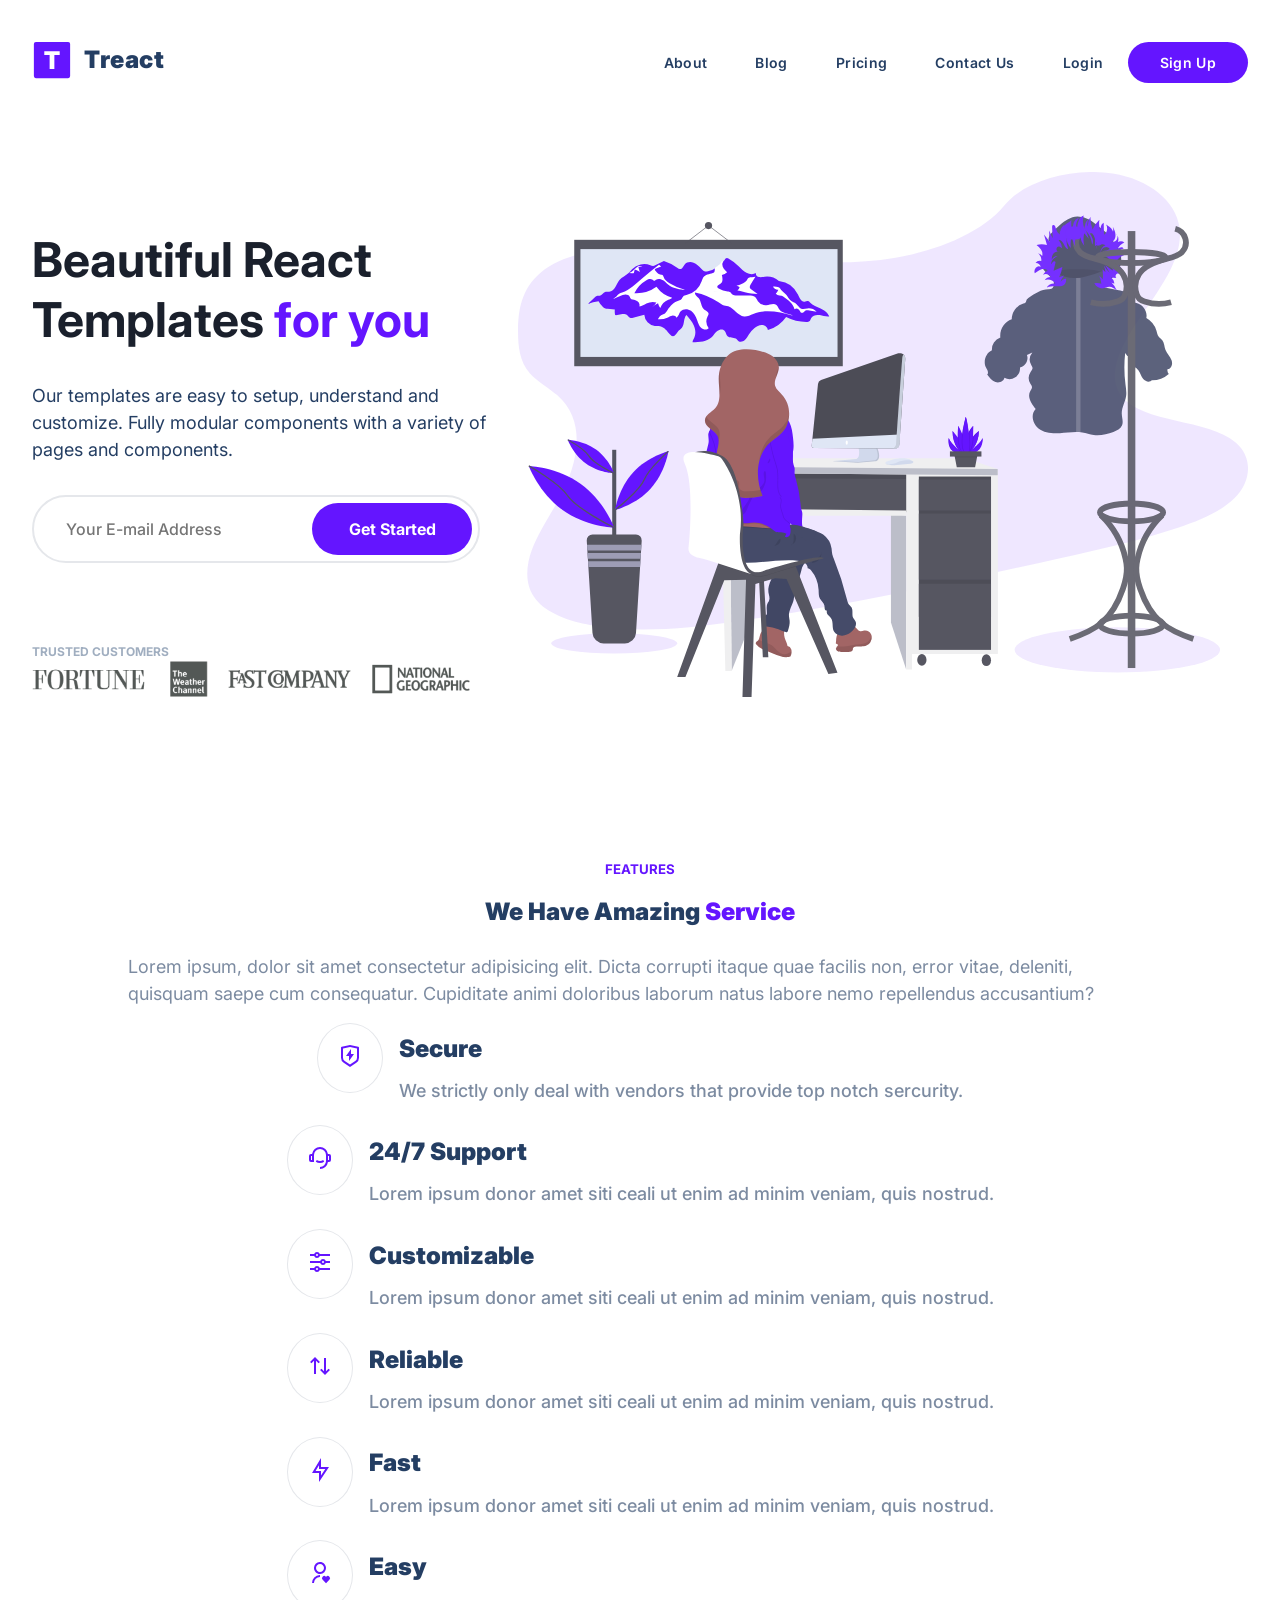
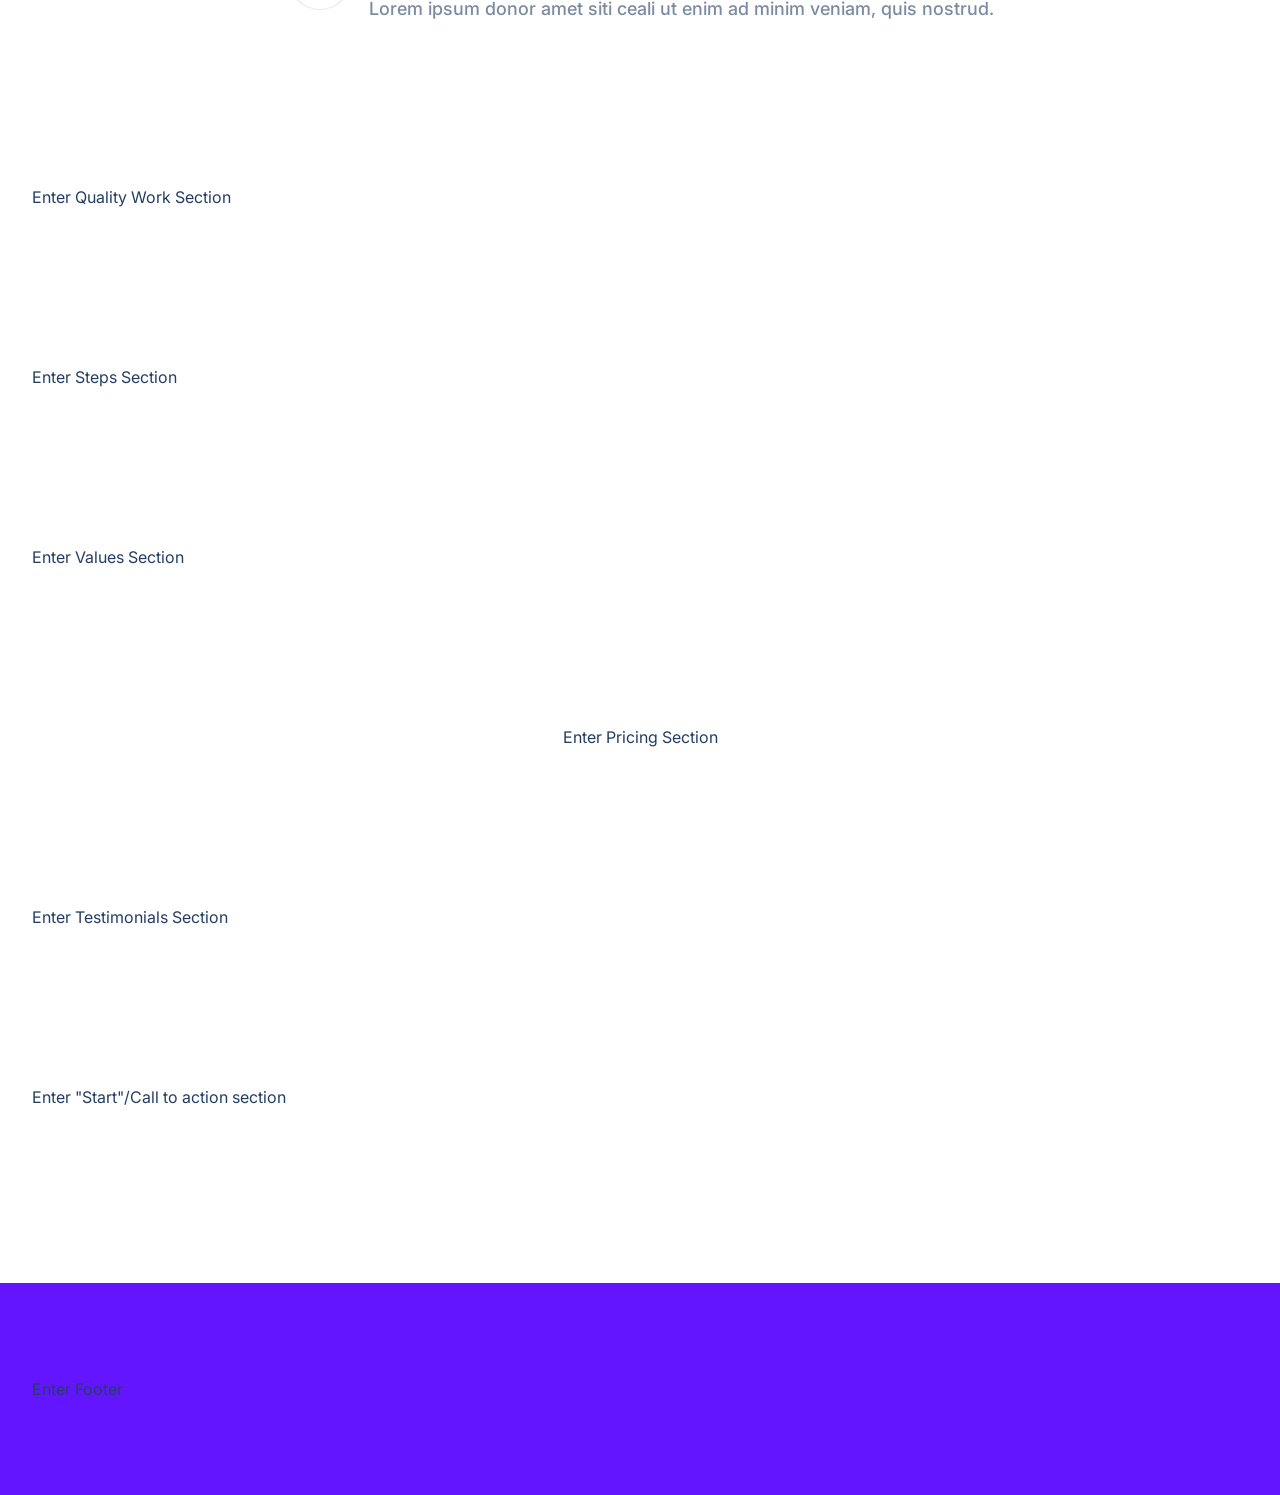
<file: index.html>
<!DOCTYPE html>
<html lang="en">

<head>
    <meta charset="UTF-8">
    <meta http-equiv="X-UA-Compatible" content="IE=edge">
    <meta name="viewport" content="width=device-width, initial-scale=1.0">
    <title>final project</title>
    <link rel="stylesheet" href="style.css"/>
    <link rel="stylesheet" href="https://pro.fontawesome.com/releases/v5.10.0/css/all.css" />
       
    <script src="script.js"></script>
</head>

 <body>
    <section id="landing">
      <nav>
      <div class="row nav__row">
         <div class="nav__logo">
            <img src="./assets/logo.2c489fc453a1783cbadacf914efa3df6.svg" alt="" class="nav__logo--img" />
       <div class="nav__logo--title">Treact
       </div>
     </div>

   <div class="nav__links">                         
        <a href="#" class="nav__link">About</a>
        <a href="#" class="nav__link">Blog</a>
        <a href="#" class="nav__link">Pricing</a>      
        <a href="#" class="nav__link">Contact Us</a>
        <a href="#" class="nav__link">Login</a>
        <a href="#" class="nav__link nav__link--primary">Sign Up</a>
   </div>      
         
      <button class="btn__menu" onclick="openMenu()">
           <svg xmlns="http://www.w3.org/2000/svg" width="24" height="24" viewBox="0 0 24 24" fill="none"
                        stroke="currentColor" stroke-width="2" stroke-linecap="round" stroke-linejoin="round"
                        class="btn__menu--svg">
                        <line x1="3" y1="12" x2="21" y2="12"></line>
                        <line x1="3" y1="6" x2="21" y2="6"></line>
                        <line x1="3" y1="18" x2="21" y2="18"></line>
               </svg>
             </button>          
                          
        <div class="modal">
            <button class="btn__menu btn__menu--close" onclick="closeMenu()">
                <svg xmlns="http://www.w3.org/2000/svg" width="24" height="24" viewBox="0 0 24 24" fill="none"
                    stroke="currentColor" stroke-width="2" stroke-linecap="round" stroke-linejoin="round"
                    class="light___StyledCloseIcon-lj69nl-14 fASujC">
                    <line x1="18" y1="6" x2="6" y2="18"></line>
                    <line x1="6" y1="6" x2="18" y2="18"></line>
                </svg>
            </button>

            <div class="modal__links">
                <a class="modal__link">About</a>
                <a class="modal__link">Blog</a>
                <a class="modal__link">Pricing</a>
                <a class="modal__link">Contact Us</a>
                <a class="modal__link">Login</a>
                <a class="modal__link modal__link--primary">Sign Up</a>          
              </div>            
          </div>  
      </div>                  
      </nav>

     <header>
      <div class="container">
       <div class="row">
        <div class="header__description">
        <h1>Beautiful React Templates
           <span class="purple">for you</span></h1>

       <p class="header__description--para">Our templates are easy to setup, understand and customize. Fully modular components with a variety of pages and components.</p>

       <div class="header__email">
        <input type="text"
        class="header__email--input" placeholder="Your E-mail Address" />
        <button class="header__email--btn">Get Started</button>
       </div>
        <p class="header__customers--title">
            TRUSTED CUSTOMERS
        </p>
        <img src="./assets/customers-logo-strip.680ac7c2e8ae28161d2c.png" alt="" class="header__customers" />       
       </div> 
       
       <fiqure class="header__img--wrapper">
        <img src="./assets/design-illustration-2.6da6a00b20c07c4a9b65d1870679e1b8.svg" alt="" class="header__img" />      
       </fiqure>
       </div>
      </div>
     </header>
    </section>    
    <main>
        <section id="features">
         <div class="container">
          <div class="row__narrow">
           <h5 class="section__title">
           <span class="purple">FEATURES</span> 
           </h5>
           <h2 class="feature__header">
            We Have Amazing <span class="purple">Service</span></h2>
            <p class="feature__description">
                Lorem ipsum, dolor sit amet consectetur adipisicing elit. Dicta corrupti itaque quae facilis non, error vitae, deleniti, quisquam saepe cum consequatur. Cupiditate animi doloribus laborum natus labore nemo repellendus accusantium?
            </p>
            <div class="feature">
                <div class="feature__row">
                 <figure class="feature__img--wrapper">
                 <img class="feature__img" src= "./assets/shield-icon.daefe14b320b14fbd9cbd18908ac93ec.svg" alt=""/>  
                    </figure>                             
                        <div class="feature__text">
                           <h2 class="feature__title">Secure</h2>                         
                        <p class="feature__para">
                            We strictly only deal with vendors that provide top notch sercurity.
                        </p>     
                    </div>
                </div>
                </div>

                <div class="feature">
                <div class="feature__row">
                    <figure class="feature__img--wrapper">
                        <img class="feature__img" src= "./assets/support-icon.f9253ffa8cb6ffde5bbaa05eb5136375.svg" alt=""/>  
                    </figure>                             
                        <div class="feature__text">
                           <h2 class="feature__title">24/7 Support</h2>                         
                        <p class="feature__para">
                            Lorem ipsum donor amet siti ceali ut enim ad minim veniam, quis nostrud. 
                        </p>     
                    </div>
                </div>
                </div>
                    <div class="feature">
                <div class="feature__row">
                    <figure class="feature__img--wrapper">
                        <img class="feature__img" src= "./assets/customize-icon.367468c90fd796009b97fbfba67b2c6a.svg" alt=""/>
                    </figure>
                    <div class="feature__text">                 <h2 class="feature__title">
                           Customizable
                        </h2> 
                        <p class="feature__para">
                            Lorem ipsum donor amet siti ceali ut enim ad minim veniam, quis nostrud.
                        </p>     
                    </div>
                </div>
                 </div>  
                <div class="feature">
                    <div class="feature__row">
                    <figure class="feature__img--wrapper">
                        <img class="feature__img" src= "./assets/reliable-icon.1367510a8f0a1bec76dc425d25f92f43.svg" alt=""/>
                    </figure>
                    <div class="feature__text">                 <h2 class="feature__title">
                           Reliable
                        </h2> 
                        <p class="feature__para">
                            Lorem ipsum donor amet siti ceali ut enim ad minim veniam, quis nostrud.
                        </p>     
                    </div>
                </div>
                 </div>  
                <div class="feature">
                    <div class="feature__row">
                    <figure class="feature__img--wrapper">
                        <img class="feature__img" src= "./assets/fast-icon.dbb971a73d4805d2fc3bcdacdb55beba.svg" alt=""/>
                    </figure>
                    <div class="feature__text">                 <h2 class="feature__title">
                           Fast
                        </h2> 
                        <p class="feature__para">
                            Lorem ipsum donor amet siti ceali ut enim ad minim veniam, quis nostrud.
                        </p>     
                    </div>
                </div>
                 </div>  
                <div class="feature">
                      <div class="feature__row">
                    <figure class="feature__img--wrapper">
                        <img class="feature__img" src= "./assets/simple-icon.673b7e1750b2a4ef32907fc164828d00.svg" alt=""/>
                    </figure>
                    <div class="feature__text">                 <h2 class="feature__title">
                           Easy
                        </h2> 
                        <p class="feature__para">
                            Lorem ipsum donor amet siti ceali ut enim ad minim veniam, quis nostrud.
                        </p>     
                    </div>
                </div>
             </div>               
          </div>
        </section>

        <section id="quality">
            <div class="container">
                <div class="row">
                    <!--  -->Enter Quality Work Section<!--  -->
                </div>
            </div>
        </section>
        <section id="steps">
            <div class="container">
                <div class="row">
                    <!--  -->Enter Steps Section<!--  -->
                </div>
            </div>
        </section>

        <section id="values">
            <div class="container">
                <div class="row">
                    <!--  -->Enter Values Section<!--  -->
                </div>
            </div>
        </section>

        <section id="pricing">
            <div class="container">
                <div class="row">
                    <!--  -->Enter Pricing Section<!--  -->
                </div>
            </div>
        </section>

        <section id="testimonials">
            <div class="container">
                <div class="row">
                    <!--  -->Enter Testimonials Section<!--  -->
                </div>
            </div>
        </section>

        <section id="start">
            <div class="container">
                <div class="row">
                    <!--  -->Enter "Start"/Call to action section<!--  -->
                </div>
            </div>
        </section>
    </main>

    <footer>
        <div class="row footer__row">
            <!--  -->Enter Footer<!--  -->
        </div>
    </footer>
</body>

</html>
</file>
<file: style.css>
@import url('https://fonts.googleapis.com/css2?family=Inter:wght@100;200;300;400;500;600;700;800;900&display=swap');

* {
    margin: 0;
    padding: 0;
    box-sizing: border-box;
    font-family: 'Inter', system-ui;
    color: #243e63;
}


body {
    max-width: 100vw;
    overflow-x: hidden;
}

a {
    text-decoration: none;
    display: inline;
}

h1 {
    font-size: 48px;
    color: #1a202c;
    line-height: 1.25;
}

img {
    width: 100%;
}

p {
    font-size: 18px;
    line-height: 1.5;
}

.row {
    width: 100%;
    max-width: 1280px;
    margin: 0 auto;
}

.row__narrow {
    width: 100%;
    max-width: 1024px;
    margin: 0 auto;
}

.container {
    padding: 96px 0;
}

.purple {
    color: #6415ff;
}

section {
    padding: 0 32px;
}

main {
    margin-bottom: 96px;
}

button {
    cursor: pointer;
}






/* 

NAVBAR ↓

*/


nav {
    display: flex;    
    padding-top: 32px;
}

.nav__row {
    display: flex;
    justify-content: space-between;
    
}

.nav__logo {
    display: flex;
    align-items: center;
    margin: 8px 0;
    padding-bottom: 4px;
}
.nav__logo--img {
   height: 40px;
   width: 40px;
}

.nav__logo--title {
    font-weight: 900;
    font-size: 24px;
    margin-left: 12px; 
    padding-bottom: 2px;
    letter-spacing: 0.6px;
}

.nav__links {
    display: flex;
    align-items: center;
    padding-bottom: 2px; 
}

.nav__link {
   font-size: 14px; 
   font-weight: 600;
   padding-top: 4px;
   letter-spacing: 0.35px;
   position: relative;
   border-bottom: 2px solid transparent;
   transition: 300ms;
   margin: 0px 24px;
}

.nav__link::after {
    content:"";
    position: absolute;
    left: 0;
    bottom: -6px;
    height: 2px;
    width: 100%;
    background: #6415ff;
    transition: all 300ms ease;
    opacity: 0;
}

.nav__link:hover::after {
    opacity: 1;
}



.login {
    margin-left: 48px;
}

.nav__link--primary {
    margin: 0;
    padding: 10px 32px;
    margin-top: 2px;
    border-radius: 9999px;
    background-color: #6415ff;
    line-height: 1.5;
    color: #fff;
    border: none;
    width: auto;
    transition: all 300ms ease;
}


.nav__link--primary::after {
    content:"";
    width: 0;
    height: 0;
}

.nav__link--primary:hover {
    background-color: #5011cc;
    color: #fff;
}



.btn__menu {
    display: none;
    background: transparent;
    border: none;
    transition: all 300ms ease;
}

.btn__menu--svg:hover {
    filter: invert(26%) sepia(94%) saturate(7476%) hue-rotate(261deg) brightness(94%) contrast(115%);
}

.modal {
    position: fixed;
    top: 0;
    left: 0;
    right: 0;
    height: 378px;
    margin: 24px 16px;
    padding: 32px;
    background-color: #fff;
    border: 1px solid rgb(229, 231, 235);
    border-radius: 8px;
    z-index: 4;
    visibility: hidden;
    opacity: 0;
    transform: translateX(300%);
    transition: all 300ms ease;
}

.modal__links {
    width: 100%;
    height: 100%;
    display: flex;
    flex-direction: column;
    align-items: center;
}

.modal__link {
    color: #1a202c;
    font-size: 18px;
    font-weight: 600;
    line-height: 1.5;
    margin: 8px 0;
    padding-bottom: 4px;
    border-bottom: 2px solid transparent;
}

.modal__link--primary {
    color: #f7fafc;
    padding: 12px 32px;
    background: #6415ff;
    border-radius: 500px;
    border: none;
}

.menu--open .modal {
    visibility: visible;
    opacity: 1;
    transform: translateX(0);
}

.btn__menu--close {
    position: fixed;
    top: 24px;
    right: 18px;
}


/* 

HEADER / ABOUT US ↓

*/


header .row {
    display: flex;
    align-items: center;
    justify-content: space-between;
}

.header__description {
    width: 40%;
}

.header__description--para {
    margin: 32px 0;
}

.header__email {
   width: 100%;
   max-width: 448px;
   height: 68px;
   position: relative;
   display: flex;
   justify-content:flex-end;
  align-items: center;
}

.header__email--input {
    width: 100%;
    border-radius: 500px;
    border: 2px solid #e5e7eb;
    padding: 20px 192px 20px 32px;
    color: #243e63;
    font-size: 16px;
    font-weight: 500;
    position: absolute;
    top: 0;
    bottom: 0;
    z-index: 1;
    transition: border-color 300ms;
}

.header__email--input:hover {
  border-color: #a0aec0;
}

.header__email--input:focus,
.header__email--input:active {
    outline: none;
    border-color: #6415ff;
}

.header__email--btn {
    z-index: 2;
    margin: 8px;
    height: calc(100% - 16px);
    border-radius: 500px;
    width: 160px;
    border: none;
    background-color: #6415ff;
    color: #fff;
    font-weight: 700;
    font-size: 16px;
    transition: all 300ms ease;
}

.header__email--btn:hover {
    background-color: #3c0d99;
}

.header__customers--title {
    margin-top: 80px;
    color: #a0aec0;
    font-size: 12px;
    font-weight: 700;
    letter-spacing: 0.6;
}


 .header__customers {
    width: 90%;
 }

.header__img--wrapper {
   width: calc(100% - 40%);
}


.header__img {
  width: 100%;
  max-width: 768px;
}




/* 

FEATURES ↓

*/


#features {
    position: relative;
}

#features .row__narrow {
    display: flex;
    flex-direction: column;
    align-items: center;
    font-size: 16px;
}

.container {
padding: 80px 0px;

}

.feature__text--container {
   margin: 0px 16px; 
   padding: 32px 8px;
   }

.section__title {
    color: #6415ff;
    font: 24px;
    justify-content: center;
}

h2 {
    color: #243e63;
    font: 36px;
    font-weight: 900;
    letter-spacing: .025;
    padding-top: 2%;
    padding-bottom: 1%;
}

.feature__description {
    color: #7C8BA1;
    font: 14px;
    margin: 16px 0px 0px;
}

.feature__img--container {
  padding: 20px;
  height: auto;
  width: 100%;
  display: flex;
  flex-direction: column;
  border-radius: 9999px;
  border-width: 1px;
  padding: 1.25;
 text-align: center;
 justify-content: space-around;
}

.feature__row {
 display: flex;
 align-items: center;
 gap: 16px;
}

.feature__img {
  width: 24px;
  height: 24px;
  }

  .feature__img--wrapper {
    flex-shrink: 0;
    padding: 20px;
    border: 1px solid #e5e7eb;
    border-radius: 50%;
  }

.feature__title {
    color: #243e63;
    font: 24px;
    margin: 16px 0px 0px;
}
.feature__para {
    color: #7C8BA1;
    font: 16px,;
    margin: 4px 0px 0px;
    opacity: 1;
    line-height: 2;
    font-weight: 500;
}










 


/* 

QUALITY WORK ↓

*/


#quality .row {
    display: flex;
    justify-content: space-between;
    align-items: center;
}


/* 

STEPS ↓

*/


#steps .row {
    display: flex;
    justify-content: space-between;
    align-items: center;
}


/* 

VALUES ↓

*/

#values .row {
    display: flex;
    justify-content: space-between;
    align-items: center;
}


/*

PRICING ↓

*/


#pricing .row {
    display: flex;
    flex-direction: column;
    align-items: center;
}

/* 

TESTIMONIALS ↓

*/


#testimonials .row {
    display: flex;
}


/* 

START / CALL TO ACTION ↓

*/



#start .row {
    position: relative;
    overflow: hidden;
}


/* 

FOOTER ↓

*/


footer {
    padding: 96px 32px;
    background-color: rgb(100, 21, 255);
    margin-bottom: -32px;
    position: relative;
    overflow: hidden;
}


/* 

MOBILE RESPONSIVENESS ↓

*/


@media(max-width: 1280px) {
    header .row {
        align-items: flex-end;
    }
}

@media (max-width: 1024px) {

    .btn__menu {
        display: block;
    }
    header .row {
        flex-direction: column;
        align-items: center;
    }
    footer {
        padding: 80px 32px;
    }
}

@media(max-width: 768px) {
    #quality .row,
    #values .row {
        flex-direction: column-reverse;
    }
    #steps .row,
    #testimonials .row {
        flex-direction: column;
        align-items: center;
    }
    #pricing .row {
        margin-top: 40px;
    }
}

@media(max-width: 640px) {
    .container {
        padding: 80px 0;
    }
    .nav__logo {
        margin: 8px 0;
        padding-bottom: 4px;
    }
    main {
        margin-bottom: 80px;
    }
}
</file>
